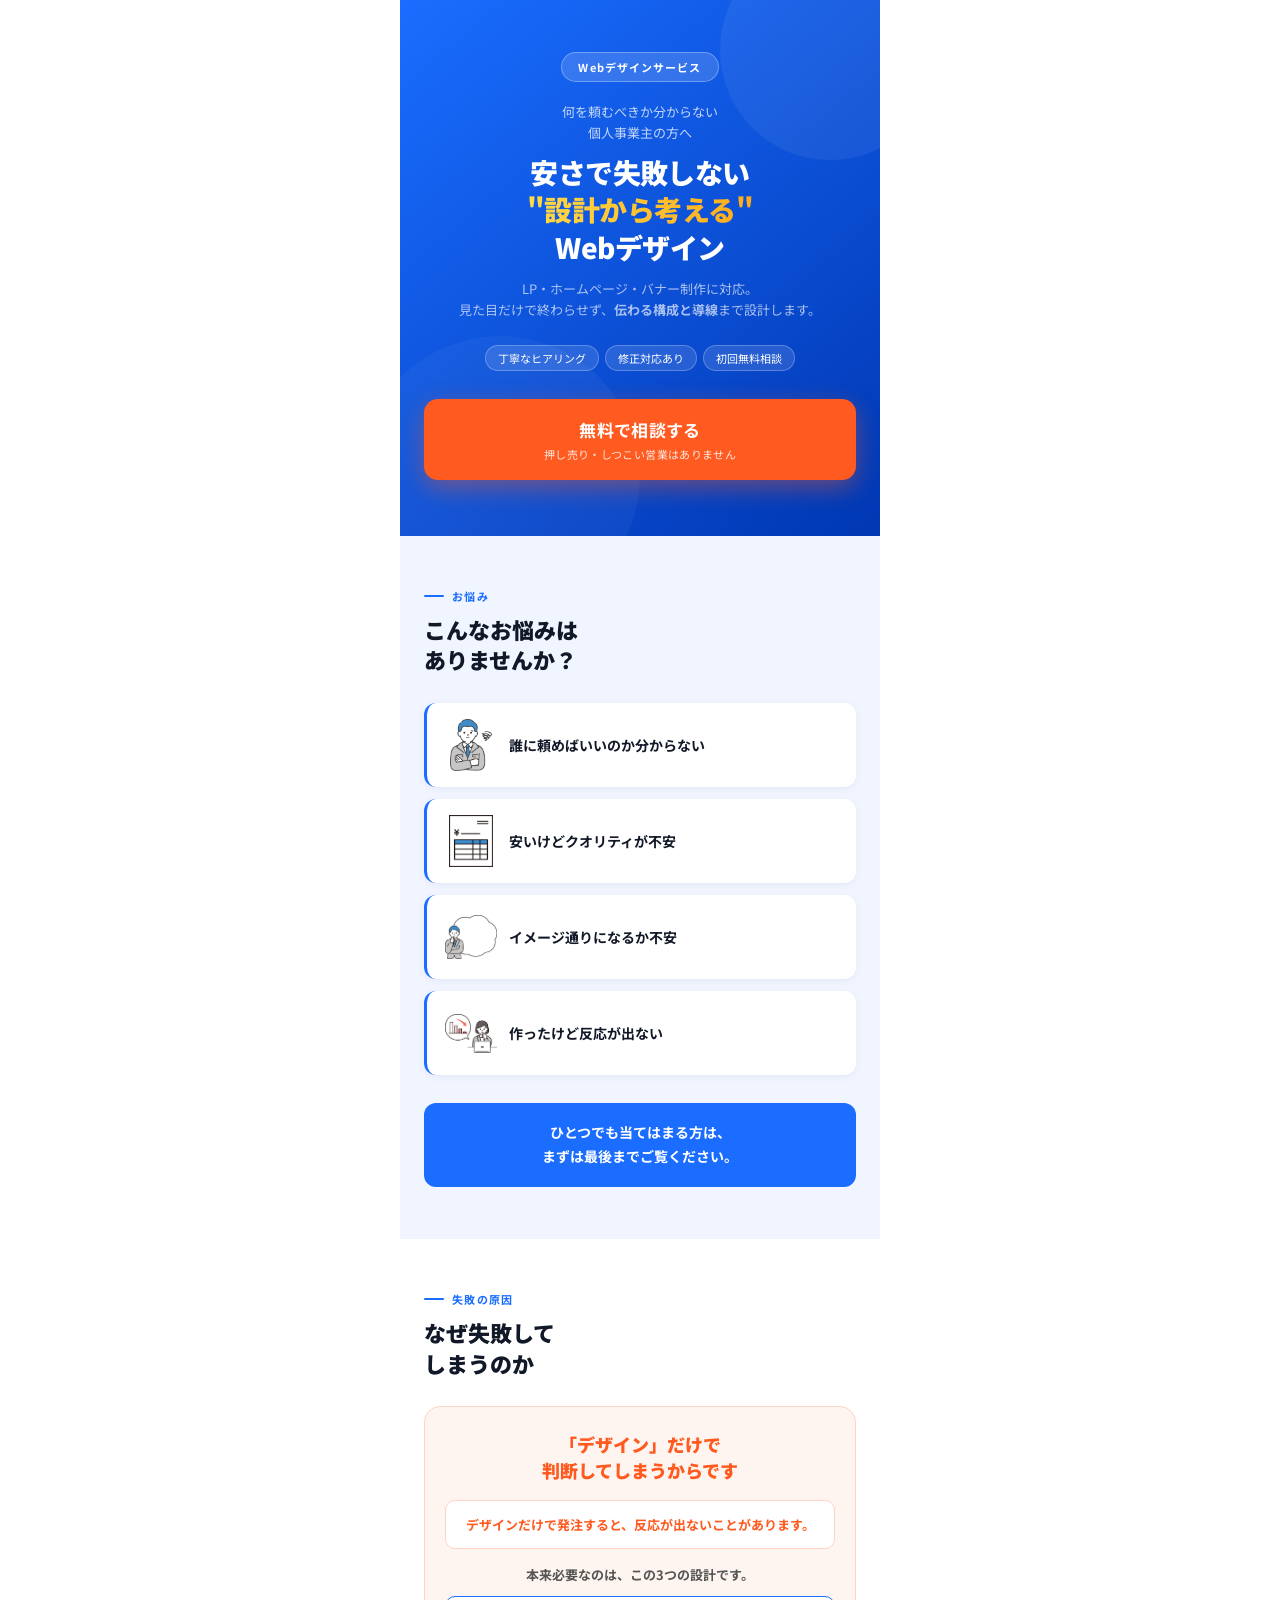
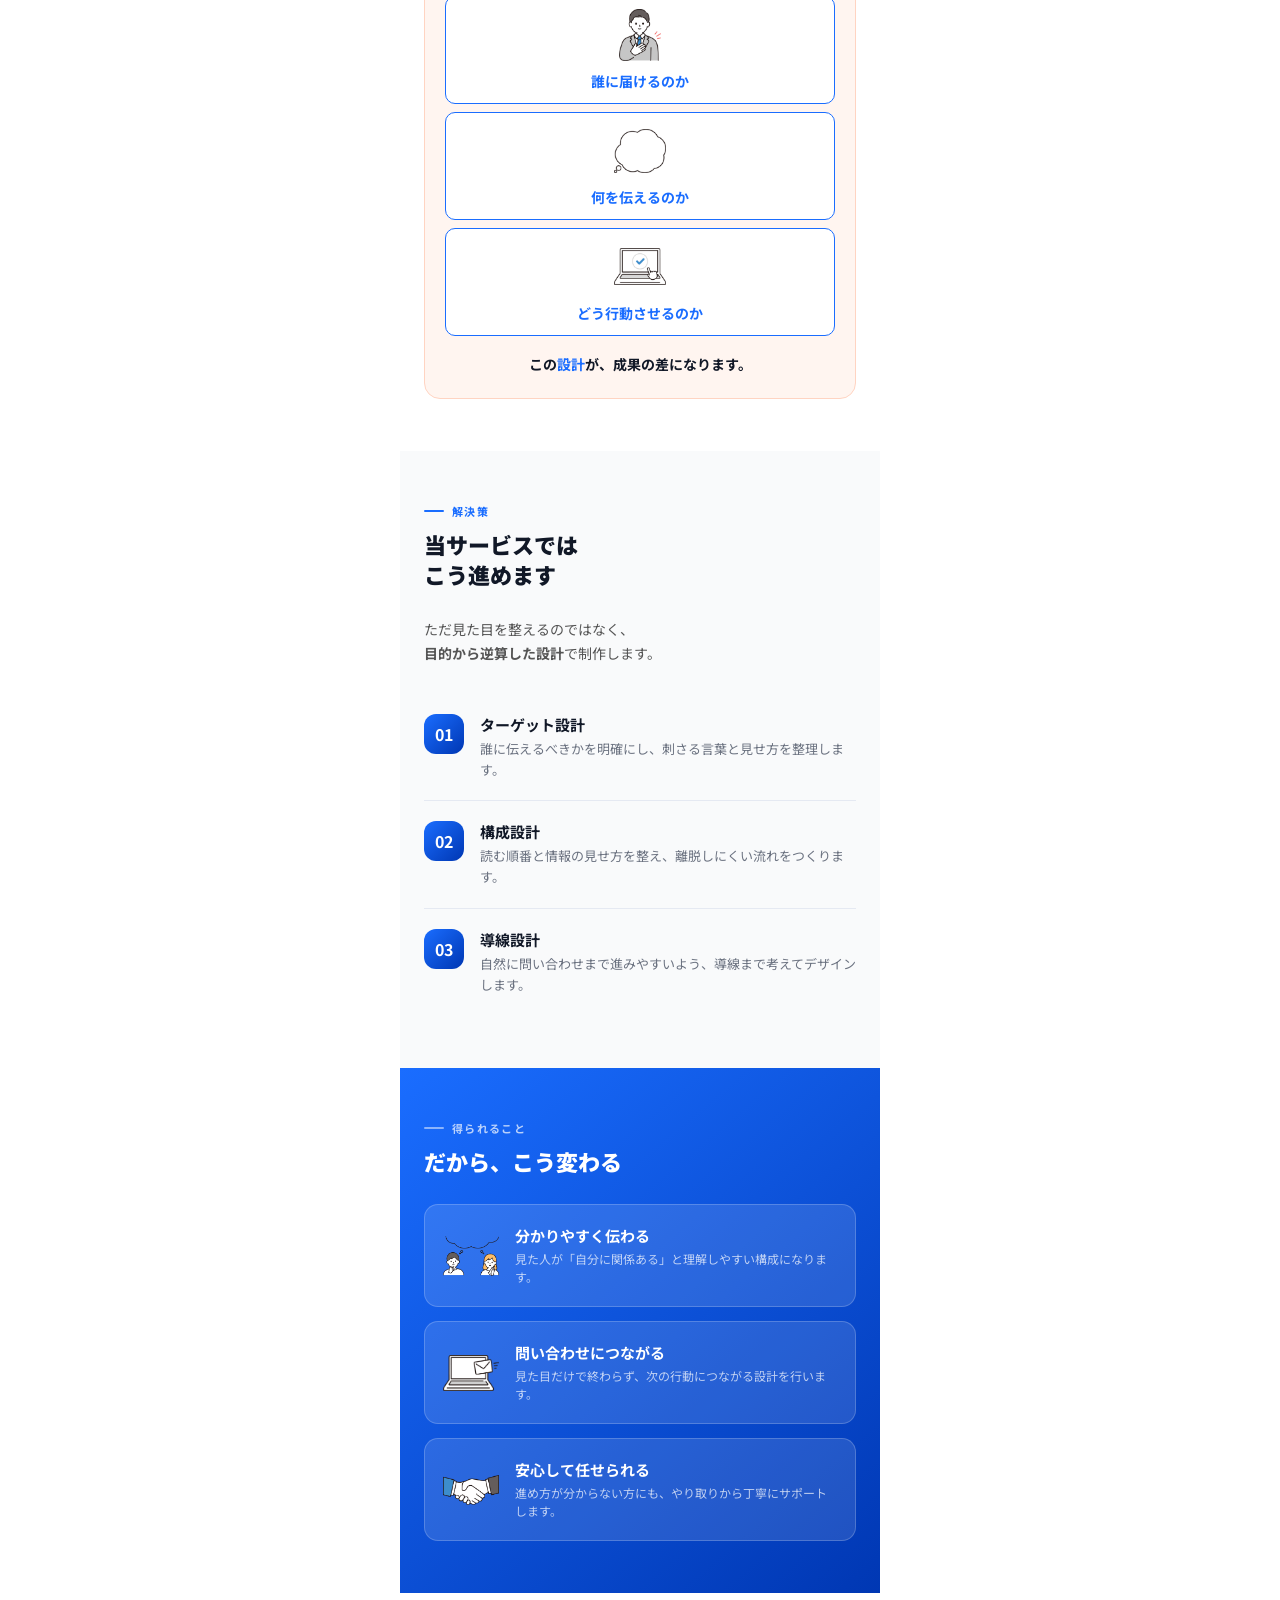
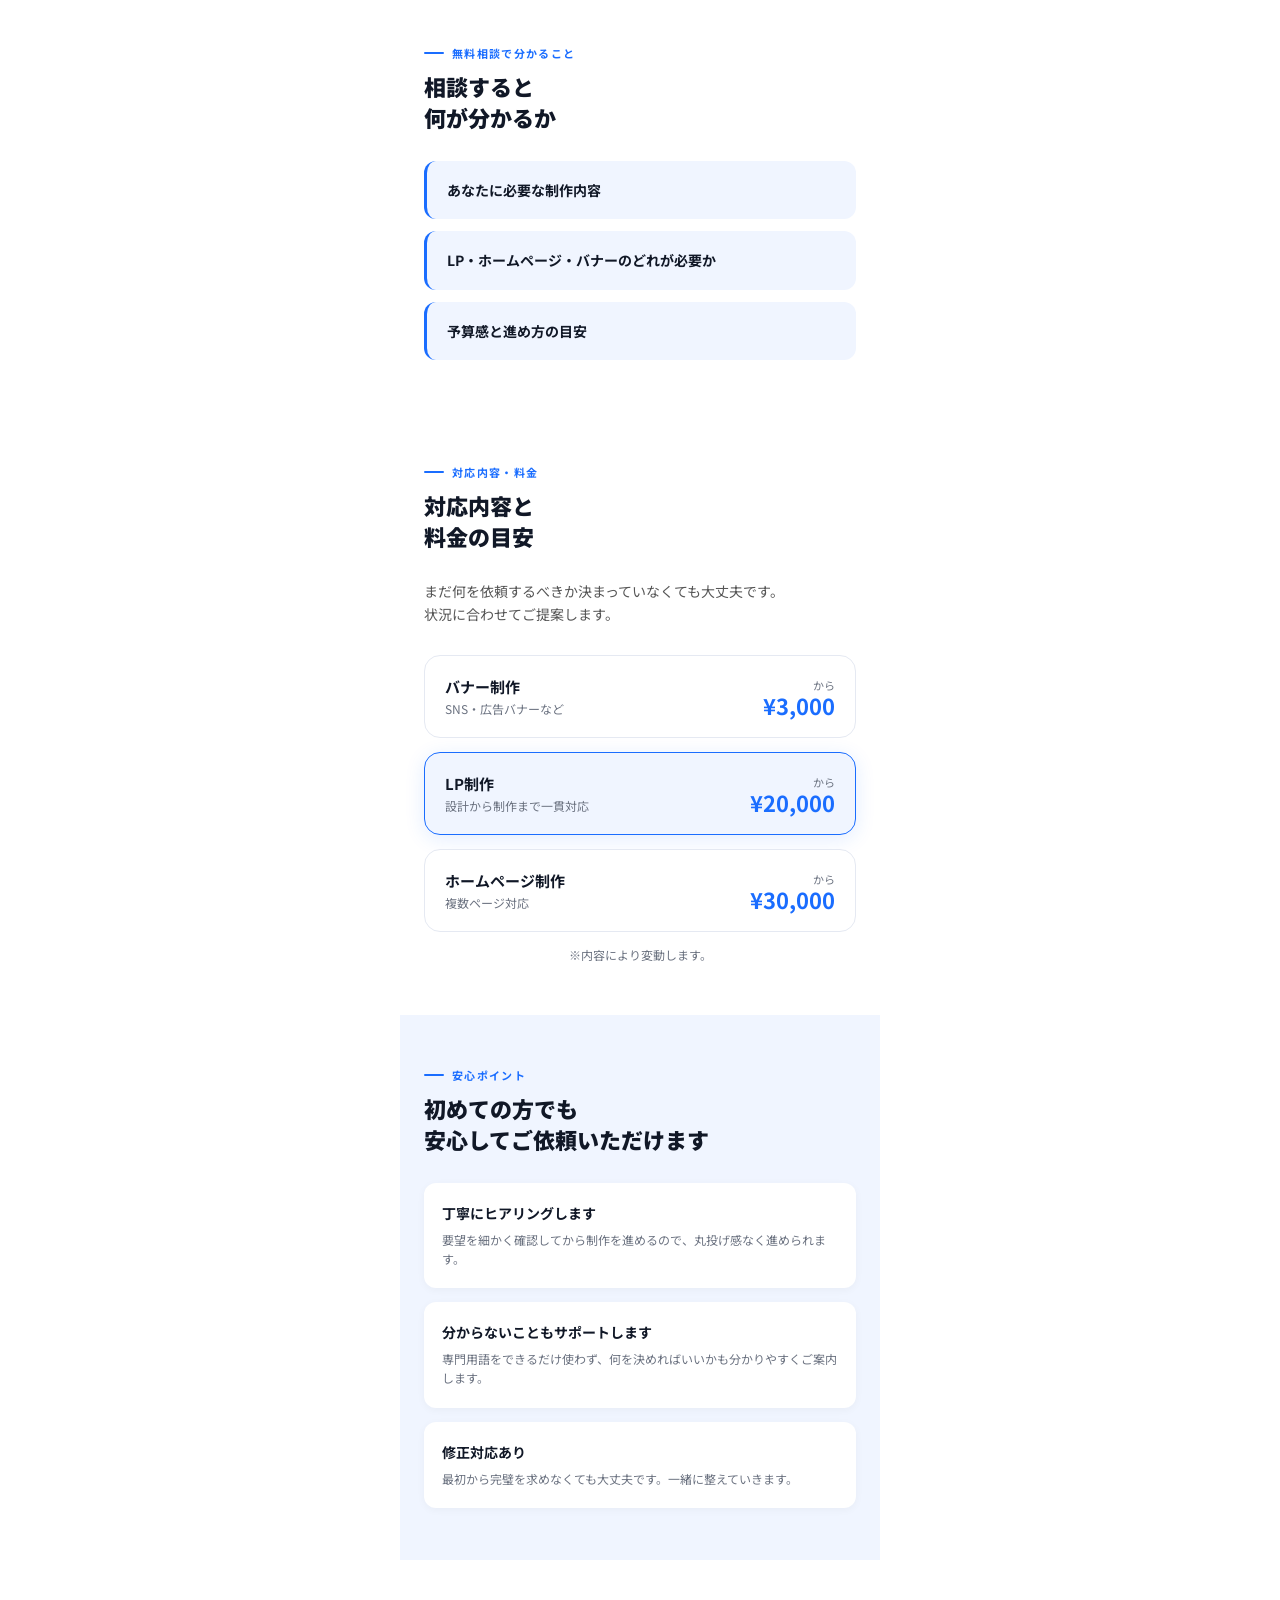
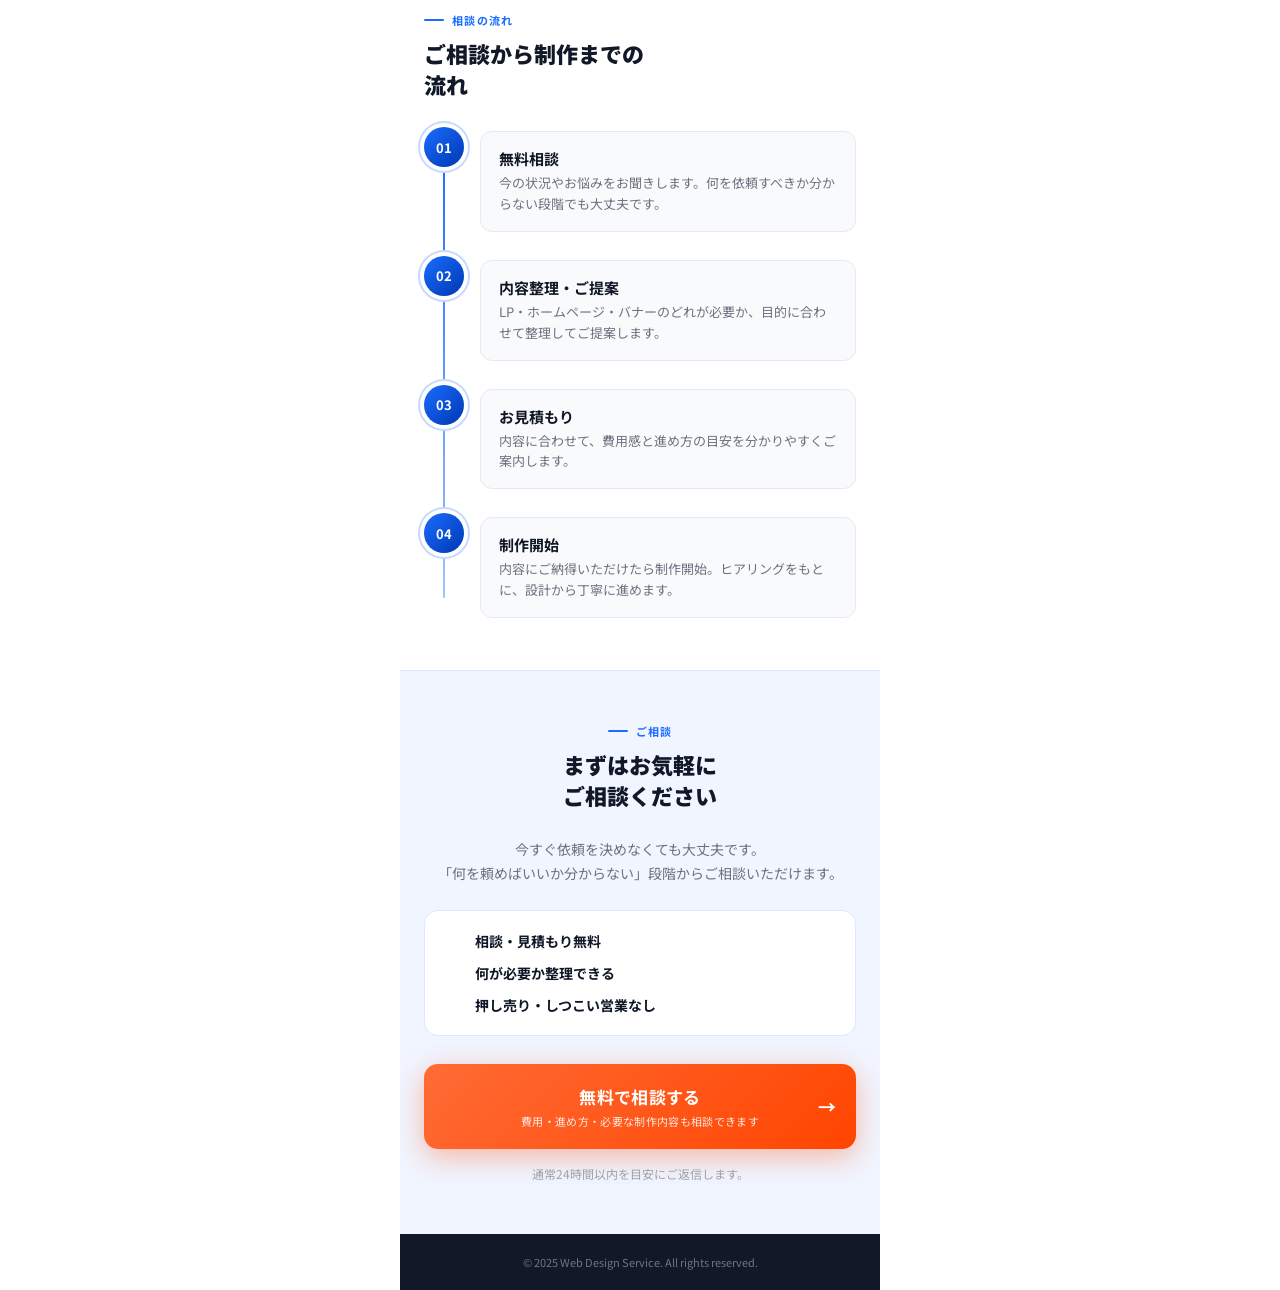
<file: index.html>
<!DOCTYPE html>
<html lang="ja">
<head>
  <meta charset="UTF-8">
  <meta name="viewport" content="width=device-width, initial-scale=1.0">
  <title>LP・ホームページ・バナー制作｜何を頼むべきか分からない個人事業主の方へ</title>
  <meta name="description" content="LP・ホームページ・バナー制作を、設計から丁寧に対応。何を頼むべきか分からない個人事業主の方へ。相談・見積もり無料。">
  <link href="https://fonts.googleapis.com/css2?family=Noto+Sans+JP:wght@400;500;700;900&display=swap" rel="stylesheet">
  <link rel="stylesheet" href="style.css">
</head>
<body>

  <div class="lp-container">

    <!-- HERO -->
    <section class="hero">
      <div class="hero-bg-noise"></div>
      <div class="hero-circle hero-circle-right"></div>
      <div class="hero-circle hero-circle-left"></div>

      <div class="hero-inner">
        <p class="hero-badge reveal">Webデザインサービス</p>

        <p class="hero-lead reveal delay-1">
          何を頼むべきか分からない<br>
          個人事業主の方へ
        </p>

        <h1 class="hero-title reveal delay-2">
          安さで失敗しない<br>
          <span>"設計から考える"</span><br>
          Webデザイン
        </h1>

        <p class="hero-sub reveal delay-3">
          LP・ホームページ・バナー制作に対応。<br>
          見た目だけで終わらせず、<strong>伝わる構成と導線</strong>まで設計します。
        </p>

        <div class="hero-tags reveal delay-3">
          <span>丁寧なヒアリング</span>
          <span>修正対応あり</span>
          <span>初回無料相談</span>
        </div>

        <a
          href="https://line.me/R/ti/p/@240asefk?ts=04011001&oat_content=url"
          class="hero-btn reveal delay-3"
          target="_blank"
          rel="noopener noreferrer"
        >
          無料で相談する
          <span>押し売り・しつこい営業はありません</span>
        </a>
      </div>
    </section>

    <!-- PROBLEM -->
    <section class="section blue-soft">
      <div class="section-label reveal">
        <span></span>お悩み
      </div>

      <h2 class="section-title reveal">
        こんなお悩みは<br>
        ありませんか？
      </h2>

      <div class="problem-list">
        <div class="problem-card reveal delay-1">
          <div class="problem-icon">
            <img src="20953_color.jpg" alt="誰に頼めばいいのか分からないイラスト">
          </div>
          <p>誰に頼めばいいのか分からない</p>
        </div>

        <div class="problem-card reveal delay-2">
          <div class="problem-icon">
            <img src="18139_color.jpg" alt="安いけどクオリティが不安なイラスト">
          </div>
          <p>安いけどクオリティが不安</p>
        </div>

        <div class="problem-card reveal delay-3">
          <div class="problem-icon">
            <img src="27232_color.jpg" alt="イメージ通りになるか不安なイラスト">
          </div>
          <p>イメージ通りになるか不安</p>
        </div>

        <div class="problem-card reveal delay-3">
          <div class="problem-icon">
            <img src="16953_color.jpg" alt="作ったけど反応が出ないイラスト">
          </div>
          <p>作ったけど反応が出ない</p>
        </div>
      </div>

      <div class="problem-note reveal delay-3">
        ひとつでも当てはまる方は、<br>
        まずは最後までご覧ください。
      </div>
    </section>

    <!-- WHY -->
    <section class="section white">
      <div class="section-label reveal">
        <span></span>失敗の原因
      </div>

      <h2 class="section-title reveal">
        なぜ失敗して<br>
        しまうのか
      </h2>

      <div class="why-box reveal delay-1">
        <p class="why-main">
          「デザイン」だけで<br>
          判断してしまうからです
        </p>

        <div class="why-ng">
          <p>デザインだけで発注すると、反応が出ないことがあります。</p>
        </div>

        <p class="why-sub">本来必要なのは、この3つの設計です。</p>

        <div class="why-points">
          <div class="why-point-item">
            <img src="26433_color.jpg" alt="誰に届けるのかのイラスト">
            <span>誰に届けるのか</span>
          </div>

          <div class="why-point-item">
            <img src="27113_color.jpg" alt="何を伝えるのかのイラスト">
            <span>何を伝えるのか</span>
          </div>

          <div class="why-point-item">
            <img src="15349_color.jpg" alt="どう行動させるのかのイラスト">
            <span>どう行動させるのか</span>
          </div>
        </div>

        <p class="why-end">
          この<span>設計</span>が、成果の差になります。
        </p>
      </div>
    </section>

    <!-- SOLUTION -->
    <section class="section light-gray">
      <div class="section-label reveal">
        <span></span>解決策
      </div>

      <h2 class="section-title reveal">
        当サービスでは<br>
        こう進めます
      </h2>

      <p class="section-text reveal delay-1">
        ただ見た目を整えるのではなく、<br>
        <strong>目的から逆算した設計</strong>で制作します。
      </p>

      <div class="solution-list">
        <div class="solution-item reveal delay-1">
          <div class="solution-num">01</div>
          <div class="solution-body">
            <p class="solution-title">ターゲット設計</p>
            <p class="solution-desc">誰に伝えるべきかを明確にし、刺さる言葉と見せ方を整理します。</p>
          </div>
        </div>

        <div class="solution-item reveal delay-2">
          <div class="solution-num">02</div>
          <div class="solution-body">
            <p class="solution-title">構成設計</p>
            <p class="solution-desc">読む順番と情報の見せ方を整え、離脱しにくい流れをつくります。</p>
          </div>
        </div>

        <div class="solution-item reveal delay-3">
          <div class="solution-num">03</div>
          <div class="solution-body">
            <p class="solution-title">導線設計</p>
            <p class="solution-desc">自然に問い合わせまで進みやすいよう、導線まで考えてデザインします。</p>
          </div>
        </div>
      </div>
    </section>

    <!-- BENEFIT -->
    <section class="section benefit-section">
      <div class="section-label white-label reveal">
        <span></span>得られること
      </div>

      <h2 class="section-title white-title reveal">
        だから、こう変わる
      </h2>

      <div class="benefit-list">
        <div class="benefit-card reveal delay-1">
          <div class="benefit-emoji">
            <img src="27220_color.jpg" alt="分かりやすく伝わるイラスト">
          </div>
          <div>
            <p class="benefit-card-title">分かりやすく伝わる</p>
            <p class="benefit-card-desc">見た人が「自分に関係ある」と理解しやすい構成になります。</p>
          </div>
        </div>

        <div class="benefit-card reveal delay-2">
          <div class="benefit-emoji">
            <img src="11213_color.jpg" alt="問い合わせにつながるイラスト">
          </div>
          <div>
            <p class="benefit-card-title">問い合わせにつながる</p>
            <p class="benefit-card-desc">見た目だけで終わらず、次の行動につながる設計を行います。</p>
          </div>
        </div>

        <div class="benefit-card reveal delay-3">
          <div class="benefit-emoji">
            <img src="7685_color.jpg" alt="安心して任せられるイラスト">
          </div>
          <div>
            <p class="benefit-card-title">安心して任せられる</p>
            <p class="benefit-card-desc">進め方が分からない方にも、やり取りから丁寧にサポートします。</p>
          </div>
        </div>
      </div>
    </section>

    <!-- CONSULT -->
    <section class="section white">
      <div class="section-label reveal">
        <span></span>無料相談で分かること
      </div>

      <h2 class="section-title reveal">
        相談すると<br>
        何が分かるか
      </h2>

      <div class="consult-list">
        <div class="consult-card reveal delay-1">
          <p>あなたに必要な制作内容</p>
        </div>

        <div class="consult-card reveal delay-2">
          <p>LP・ホームページ・バナーのどれが必要か</p>
        </div>

        <div class="consult-card reveal delay-3">
          <p>予算感と進め方の目安</p>
        </div>
      </div>
    </section>

    <!-- PRICING -->
    <section class="section white pricing-section">
      <div class="section-label reveal">
        <span></span>対応内容・料金
      </div>

      <h2 class="section-title reveal">
        対応内容と<br>
        料金の目安
      </h2>

      <p class="section-text reveal delay-1">
        まだ何を依頼するべきか決まっていなくても大丈夫です。<br>
        状況に合わせてご提案します。
      </p>

      <div class="pricing-list">
        <div class="pricing-card reveal delay-1">
          <div>
            <p class="pricing-name">バナー制作</p>
            <p class="pricing-desc">SNS・広告バナーなど</p>
          </div>
          <div class="pricing-price-wrap">
            <p class="pricing-small">から</p>
            <p class="pricing-price">¥3,000</p>
          </div>
        </div>

        <div class="pricing-card featured reveal delay-2">
          <div>
            <p class="pricing-name">LP制作</p>
            <p class="pricing-desc">設計から制作まで一貫対応</p>
          </div>
          <div class="pricing-price-wrap">
            <p class="pricing-small">から</p>
            <p class="pricing-price">¥20,000</p>
          </div>
        </div>

        <div class="pricing-card reveal delay-3">
          <div>
            <p class="pricing-name">ホームページ制作</p>
            <p class="pricing-desc">複数ページ対応</p>
          </div>
          <div class="pricing-price-wrap">
            <p class="pricing-small">から</p>
            <p class="pricing-price">¥30,000</p>
          </div>
        </div>
      </div>

      <p class="pricing-note">※内容により変動します。</p>
    </section>

    <!-- TRUST -->
    <section class="section blue-soft">
      <div class="section-label reveal">
        <span></span>安心ポイント
      </div>

      <h2 class="section-title reveal">
        初めての方でも<br>
        安心してご依頼いただけます
      </h2>

      <div class="trust-list">
        <div class="trust-card reveal delay-1">
          <p class="trust-title">丁寧にヒアリングします</p>
          <p class="trust-desc">要望を細かく確認してから制作を進めるので、丸投げ感なく進められます。</p>
        </div>

        <div class="trust-card reveal delay-2">
          <p class="trust-title">分からないこともサポートします</p>
          <p class="trust-desc">専門用語をできるだけ使わず、何を決めればいいかも分かりやすくご案内します。</p>
        </div>

        <div class="trust-card reveal delay-3">
          <p class="trust-title">修正対応あり</p>
          <p class="trust-desc">最初から完璧を求めなくても大丈夫です。一緒に整えていきます。</p>
        </div>
      </div>
    </section>

    <!-- FLOW -->
    <section class="section white">
      <div class="section-label reveal">
        <span></span>相談の流れ
      </div>

      <h2 class="section-title reveal">
        ご相談から制作までの<br>
        流れ
      </h2>

      <div class="flow-list">
        <div class="flow-item reveal delay-1">
          <div class="flow-num">01</div>
          <div class="flow-body">
            <p class="flow-title">無料相談</p>
            <p class="flow-desc">今の状況やお悩みをお聞きします。何を依頼すべきか分からない段階でも大丈夫です。</p>
          </div>
        </div>

        <div class="flow-item reveal delay-2">
          <div class="flow-num">02</div>
          <div class="flow-body">
            <p class="flow-title">内容整理・ご提案</p>
            <p class="flow-desc">LP・ホームページ・バナーのどれが必要か、目的に合わせて整理してご提案します。</p>
          </div>
        </div>

        <div class="flow-item reveal delay-3">
          <div class="flow-num">03</div>
          <div class="flow-body">
            <p class="flow-title">お見積もり</p>
            <p class="flow-desc">内容に合わせて、費用感と進め方の目安を分かりやすくご案内します。</p>
          </div>
        </div>

        <div class="flow-item reveal delay-3">
          <div class="flow-num">04</div>
          <div class="flow-body">
            <p class="flow-title">制作開始</p>
            <p class="flow-desc">内容にご納得いただけたら制作開始。ヒアリングをもとに、設計から丁寧に進めます。</p>
          </div>
        </div>
      </div>
    </section>

    <!-- CTA -->
    <section id="contact" class="section final-cta">
      <div class="section-label center-label reveal">
        <span></span>ご相談
      </div>

      <h2 class="section-title center-title reveal">
        まずはお気軽に<br>
        ご相談ください
      </h2>

      <p class="final-text reveal delay-1">
        今すぐ依頼を決めなくても大丈夫です。<br>
        「何を頼めばいいか分からない」段階からご相談いただけます。
      </p>

      <div class="cta-support reveal delay-2">
        <div class="cta-support-item">相談・見積もり無料</div>
        <div class="cta-support-item">何が必要か整理できる</div>
        <div class="cta-support-item">押し売り・しつこい営業なし</div>
      </div>

      <a
        href="https://line.me/R/ti/p/@240asefk?ts=04011001&oat_content=url"
        class="final-btn reveal delay-3"
        target="_blank"
        rel="noopener noreferrer"
      >
        無料で相談する
        <span>費用・進め方・必要な制作内容も相談できます</span>
      </a>

      <p class="final-note reveal delay-3">
        通常24時間以内を目安にご返信します。
      </p>
    </section>

    <footer class="footer">
      © 2025 Web Design Service. All rights reserved.
    </footer>

  </div>

  <script>
    const observer = new IntersectionObserver((entries) => {
      entries.forEach((entry) => {
        if (entry.isIntersecting) {
          entry.target.classList.add('on');
        }
      });
    }, { threshold: 0.15 });

    document.querySelectorAll('.reveal').forEach((el) => {
      observer.observe(el);
    });
  </script>

</body>
</html>
</file>
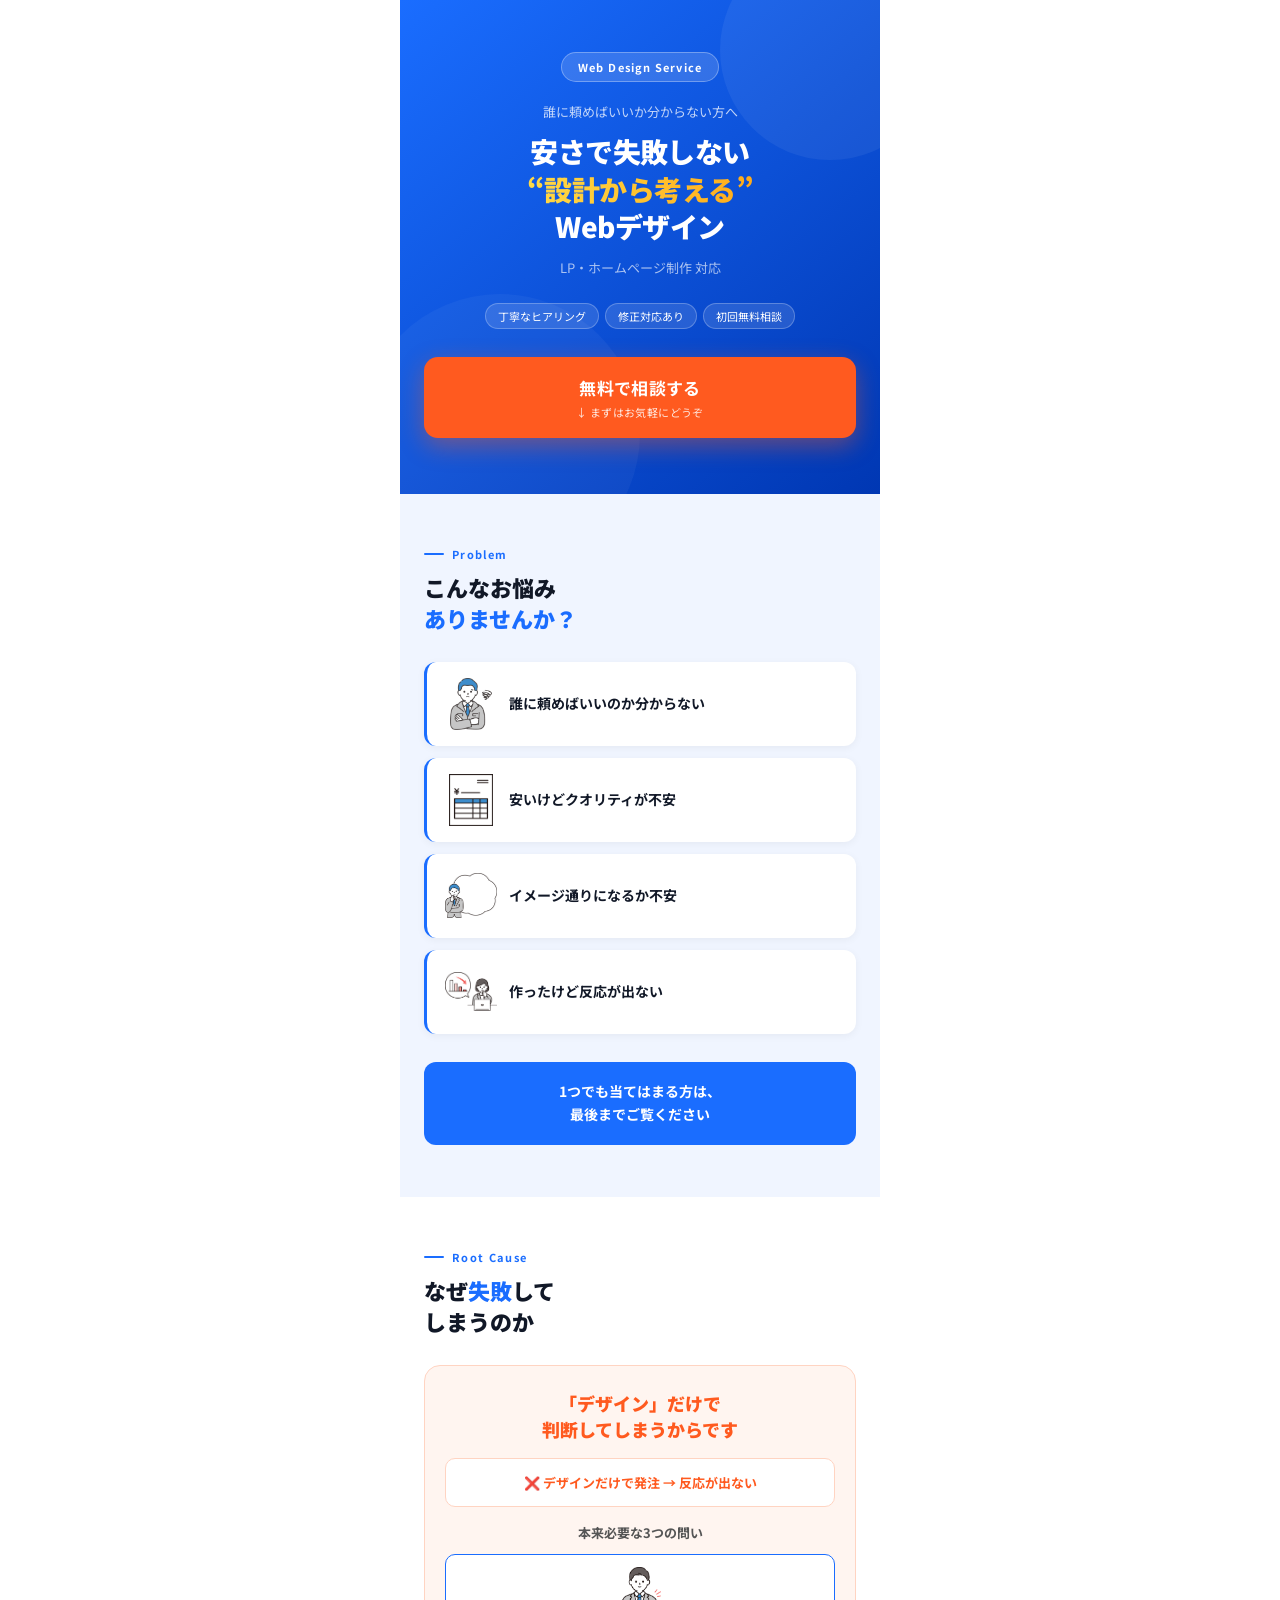
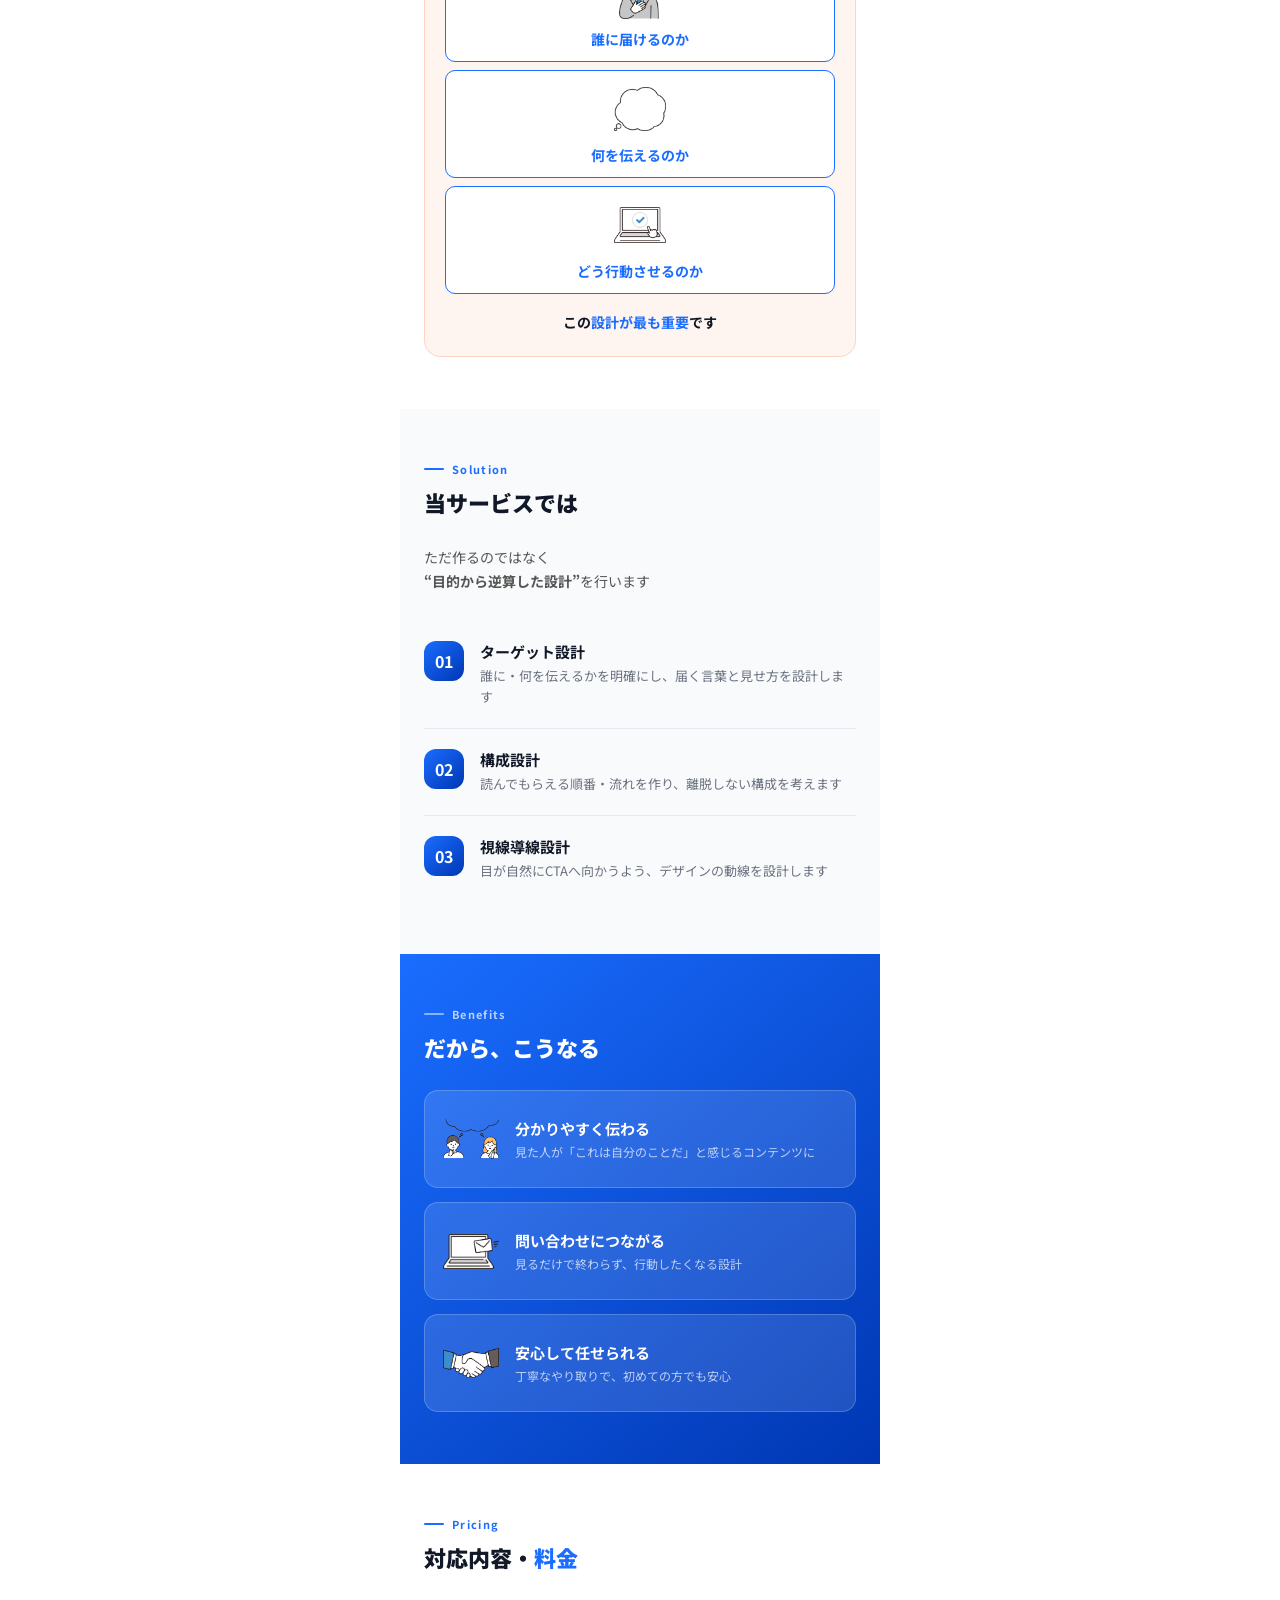
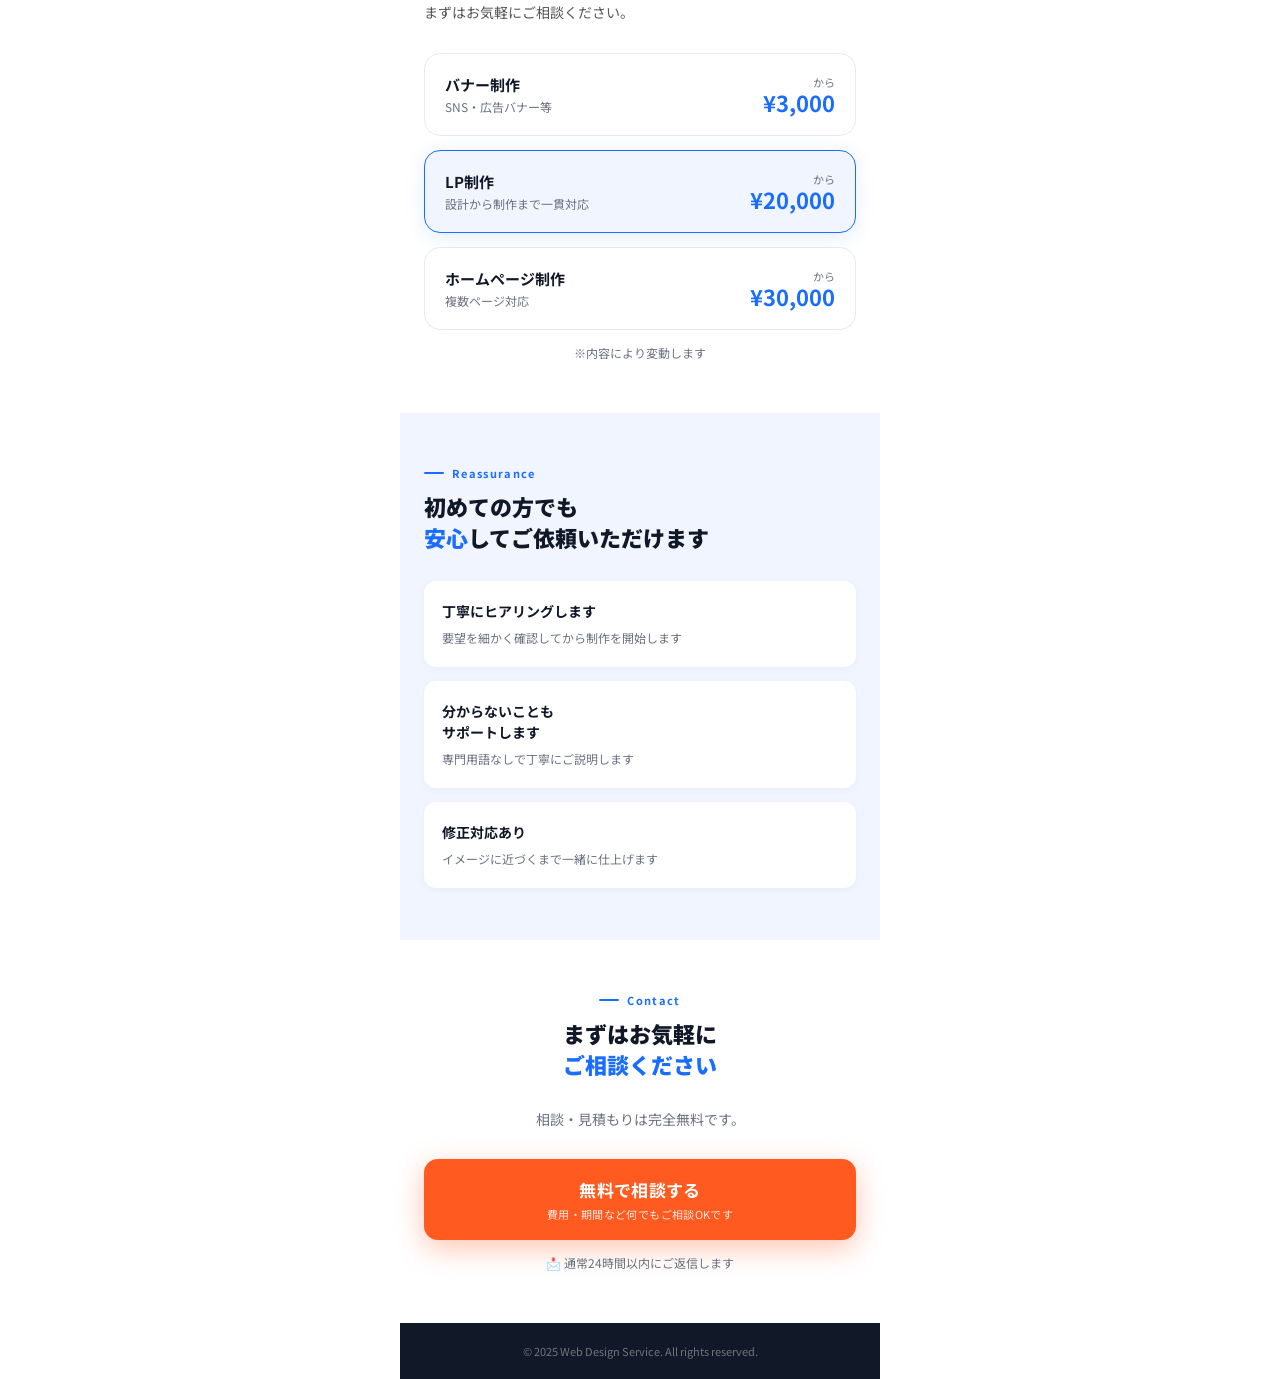
<file: maedawebcreateLP/index.html>
<!DOCTYPE html>
<html lang="ja">
<head>
  <meta charset="UTF-8">
  <meta name="viewport" content="width=device-width, initial-scale=1.0">
  <title>WebデザインLP</title>
  <link href="https://fonts.googleapis.com/css2?family=Noto+Sans+JP:wght@300;400;700;900&display=swap" rel="stylesheet">
  <link rel="stylesheet" href="style.css">
</head>
<body>

  <div class="lp-container">

    <!-- ① HERO -->
    <section class="hero">
      <div class="hero-circle hero-circle-right"></div>
      <div class="hero-circle hero-circle-left"></div>

      <div class="hero-inner">
        <div class="hero-badge reveal">Web Design Service</div>

        <p class="hero-lead reveal delay-1">誰に頼めばいいか分からない方へ</p>

        <h1 class="hero-title reveal delay-2">
          安さで失敗しない<br>
          <span>“設計から考える”</span><br>
          Webデザイン
        </h1>

        <p class="hero-sub reveal delay-3">LP・ホームページ制作 対応</p>

        <div class="hero-tags reveal delay-3">
          <span>丁寧なヒアリング</span>
          <span>修正対応あり</span>
          <span>初回無料相談</span>
        </div>

        <a
          href="https://line.me/R/ti/p/@240asefk?ts=04011001&oat_content=url"
          class="hero-btn reveal delay-3"
          target="_blank"
          rel="noopener noreferrer"
        >
          無料で相談する
          <span>↓ まずはお気軽にどうぞ</span>
        </a>
      </div>
    </section>

    <!-- ② PROBLEM -->
    <section class="section blue-soft">
      <div class="section-label reveal">
        <span></span>Problem
      </div>

      <h2 class="section-title reveal">
        こんなお悩み<br>
        <span>ありませんか？</span>
      </h2>

      <div class="problem-list">
        <div class="problem-card reveal delay-1">
          <div class="problem-icon">
            <img src="images/20953_color.jpg" alt="悩んでいる人物のイラスト">
          </div>
          <p>誰に頼めばいいのか分からない</p>
        </div>

        <div class="problem-card reveal delay-2">
          <div class="problem-icon">
            <img src="images/18139_color.jpg" alt="費用を気にしているイラスト">
          </div>
          <p>安いけどクオリティが不安</p>
        </div>

        <div class="problem-card reveal delay-3">
          <div class="problem-icon">
            <img src="images/27232_color.jpg" alt="デザインのイメージに悩むイラスト">
          </div>
          <p>イメージ通りになるか不安</p>
        </div>

        <div class="problem-card reveal delay-3">
          <div class="problem-icon">
            <img src="images/16953_color.jpg" alt="成果が出ず困っているイラスト">
          </div>
          <p>作ったけど反応が出ない</p>
        </div>
      </div>

      <div class="problem-note reveal delay-3">
        1つでも当てはまる方は、<br>最後までご覧ください
      </div>
    </section>

    <!-- ③ WHY -->
    <section class="section white">
      <div class="section-label reveal">
        <span></span>Root Cause
      </div>

      <h2 class="section-title reveal">
        なぜ<span>失敗</span>して<br>しまうのか
      </h2>

      <div class="why-box reveal delay-1">
        <p class="why-main">「デザイン」だけで<br>判断してしまうからです</p>

        <div class="why-ng">
          <p>❌ デザインだけで発注 → 反応が出ない</p>
        </div>

        <p class="why-sub">本来必要な3つの問い</p>

        <div class="why-points">
          <div class="why-point-item">
            <img src="images/26433_color.jpg" alt="誰に届けるのかのイラスト">
            <span>誰に届けるのか</span>
          </div>
          <div class="why-point-item">
            <img src="images/27113_color.jpg" alt="何を伝えるのかのイラスト">
            <span>何を伝えるのか</span>
          </div>
          <div class="why-point-item">
            <img src="images/15349_color.jpg" alt="どう行動させるのかのイラスト">
            <span>どう行動させるのか</span>
          </div>
        </div>

        <p class="why-end">この<span>設計が最も重要</span>です</p>
      </div>
    </section>

    <!-- ④ SOLUTION -->
    <section class="section light-gray">
      <div class="section-label reveal">
        <span></span>Solution
      </div>

      <h2 class="section-title reveal">当サービスでは</h2>
      <p class="section-text reveal delay-1">
        ただ作るのではなく<br>
        <strong>“目的から逆算した設計”</strong>を行います
      </p>

      <div class="solution-list">
        <div class="solution-item reveal delay-1">
          <div class="solution-num">01</div>
          <div class="solution-body">
            <p class="solution-title">ターゲット設計</p>
            <p class="solution-desc">誰に・何を伝えるかを明確にし、届く言葉と見せ方を設計します</p>
          </div>
        </div>

        <div class="solution-item reveal delay-2">
          <div class="solution-num">02</div>
          <div class="solution-body">
            <p class="solution-title">構成設計</p>
            <p class="solution-desc">読んでもらえる順番・流れを作り、離脱しない構成を考えます</p>
          </div>
        </div>

        <div class="solution-item reveal delay-3">
          <div class="solution-num">03</div>
          <div class="solution-body">
            <p class="solution-title">視線導線設計</p>
            <p class="solution-desc">目が自然にCTAへ向かうよう、デザインの動線を設計します</p>
          </div>
        </div>
      </div>
    </section>

    <!-- ⑤ BENEFIT -->
    <section class="section benefit-section">
      <div class="section-label white-label reveal">
        <span></span>Benefits
      </div>

      <h2 class="section-title white-title reveal">だから、こうなる</h2>

      <div class="benefit-list">
        <div class="benefit-card reveal delay-1">
          <div class="benefit-emoji">
            <img src="images/27220_color.jpg" alt="伝わるイメージのイラスト">
          </div>
          <div>
            <p class="benefit-card-title">分かりやすく伝わる</p>
            <p class="benefit-card-desc">見た人が「これは自分のことだ」と感じるコンテンツに</p>
          </div>
        </div>

        <div class="benefit-card reveal delay-2">
          <div class="benefit-emoji">
            <img src="images/11213_color.jpg" alt="問い合わせにつながるイラスト">
          </div>
          <div>
            <p class="benefit-card-title">問い合わせにつながる</p>
            <p class="benefit-card-desc">見るだけで終わらず、行動したくなる設計</p>
          </div>
        </div>

        <div class="benefit-card reveal delay-3">
          <div class="benefit-emoji">
            <img src="images/7685_color.jpg" alt="安心して任せられるイラスト">
          </div>
          <div>
            <p class="benefit-card-title">安心して任せられる</p>
            <p class="benefit-card-desc">丁寧なやり取りで、初めての方でも安心</p>
          </div>
        </div>
      </div>
    </section>

    <!-- ⑥ PRICING -->
    <section class="section white">
      <div class="section-label reveal">
        <span></span>Pricing
      </div>

      <h2 class="section-title reveal">
        対応内容・<span>料金</span>
      </h2>

      <p class="section-text reveal delay-1">まずはお気軽にご相談ください。</p>

      <div class="pricing-list">
        <div class="pricing-card reveal delay-1">
          <div>
            <p class="pricing-name">バナー制作</p>
            <p class="pricing-desc">SNS・広告バナー等</p>
          </div>
          <div class="pricing-price-wrap">
            <p class="pricing-small">から</p>
            <p class="pricing-price">¥3,000</p>
          </div>
        </div>

        <div class="pricing-card featured reveal delay-2">
          <div>
            <p class="pricing-name">LP制作</p>
            <p class="pricing-desc">設計から制作まで一貫対応</p>
          </div>
          <div class="pricing-price-wrap">
            <p class="pricing-small">から</p>
            <p class="pricing-price">¥20,000</p>
          </div>
        </div>

        <div class="pricing-card reveal delay-3">
          <div>
            <p class="pricing-name">ホームページ制作</p>
            <p class="pricing-desc">複数ページ対応</p>
          </div>
          <div class="pricing-price-wrap">
            <p class="pricing-small">から</p>
            <p class="pricing-price">¥30,000</p>
          </div>
        </div>
      </div>

      <p class="pricing-note">※内容により変動します</p>
    </section>

    <!-- ⑦ TRUST -->
    <section class="section blue-soft">
      <div class="section-label reveal">
        <span></span>Reassurance
      </div>

      <h2 class="section-title reveal">
        初めての方でも<br><span>安心</span>してご依頼いただけます
      </h2>

      <div class="trust-list">
        <div class="trust-card reveal delay-1">
          <div>
            <p class="trust-title">丁寧にヒアリングします</p>
            <p class="trust-desc">要望を細かく確認してから制作を開始します</p>
          </div>
        </div>

        <div class="trust-card reveal delay-2">
          <div>
            <p class="trust-title">分からないことも<br>サポートします</p>
            <p class="trust-desc">専門用語なしで丁寧にご説明します</p>
          </div>
        </div>

        <div class="trust-card reveal delay-3">
          <div>
            <p class="trust-title">修正対応あり</p>
            <p class="trust-desc">イメージに近づくまで一緒に仕上げます</p>
          </div>
        </div>
      </div>
    </section>

    <!-- ⑧ FINAL CTA -->
    <section id="contact" class="section final-cta">
      <div class="section-label center-label reveal">
        <span></span>Contact
      </div>

      <h2 class="section-title center-title reveal">
        まずはお気軽に<br><span>ご相談ください</span>
      </h2>

      <p class="final-text reveal delay-1">相談・見積もりは完全無料です。</p>

      <a
        href="https://line.me/R/ti/p/@240asefk?ts=04011001&oat_content=url"
        class="final-btn reveal delay-2"
        target="_blank"
        rel="noopener noreferrer"
      >
        無料で相談する
        <span>費用・期間など何でもご相談OKです</span>
      </a>

      <p class="final-note reveal delay-3">📩 通常24時間以内にご返信します</p>
    </section>

    <footer class="footer">
      © 2025 Web Design Service. All rights reserved.
    </footer>

  </div>

  <script>
    const observer = new IntersectionObserver((entries) => {
      entries.forEach((entry) => {
        if (entry.isIntersecting) {
          entry.target.classList.add('on');
        }
      });
    }, { threshold: 0.15 });

    document.querySelectorAll('.reveal').forEach((el) => {
      observer.observe(el);
    });
  </script>

</body>
</html>
</file>
<file: style.css>
*,
*::before,
*::after {
  box-sizing: border-box;
  margin: 0;
  padding: 0;
}

body {
  font-family: 'Noto Sans JP', 'Hiragino Sans', sans-serif;
  color: #111827;
  background: #ffffff;
}

.lp-container {
  max-width: 480px;
  margin: 0 auto;
  background: #ffffff;
}

/* ─── fade in ─── */
.reveal {
  opacity: 0;
  transform: translateY(24px);
  transition: opacity 0.55s ease, transform 0.55s ease;
}
.reveal.on {
  opacity: 1;
  transform: translateY(0);
}
.delay-1 { transition-delay: 80ms; }
.delay-2 { transition-delay: 160ms; }
.delay-3 { transition-delay: 240ms; }

/* ─── common ─── */
.section {
  padding: 52px 24px;
}
.white      { background: #ffffff; }
.blue-soft  { background: #f0f5ff; }
.light-gray { background: #f9fafb; }

.section-label {
  font-size: 11px;
  font-weight: 700;
  letter-spacing: 0.12em;
  color: #1a6dff;
  margin-bottom: 10px;
  display: flex;
  align-items: center;
  gap: 8px;
}
.section-label span {
  display: block;
  width: 20px;
  height: 2px;
  background: #1a6dff;
  border-radius: 2px;
}
.white-label        { color: rgba(255, 255, 255, 0.7); }
.white-label span   { background: rgba(255, 255, 255, 0.5); }
.center-label       { justify-content: center; }

.section-title {
  font-size: 22px;
  font-weight: 900;
  line-height: 1.4;
  margin-bottom: 28px;
}
.section-title span { color: #1a6dff; }
.white-title        { color: #ffffff; }
.center-title       { text-align: center; }

.section-text {
  font-size: 14px;
  color: #555555;
  line-height: 1.7;
  margin-bottom: 28px;
}

/* ─── hero ─── */
.hero {
  background: linear-gradient(140deg, #1a6dff 0%, #0037b3 100%);
  padding: 52px 24px 56px;
  text-align: center;
  position: relative;
  overflow: hidden;
}
.hero-circle {
  position: absolute;
  border-radius: 50%;
}
.hero-circle-right {
  top: -60px; right: -60px;
  width: 220px; height: 220px;
  background: rgba(255, 255, 255, 0.06);
}
.hero-circle-left {
  bottom: -80px; left: -40px;
  width: 280px; height: 280px;
  background: rgba(255, 255, 255, 0.04);
}
.hero-inner {
  position: relative;
  z-index: 1;
}
.hero-badge {
  display: inline-block;
  background: rgba(255, 255, 255, 0.15);
  border: 1px solid rgba(255, 255, 255, 0.3);
  color: #ffffff;
  font-size: 11px;
  font-weight: 700;
  letter-spacing: 0.1em;
  padding: 6px 16px;
  border-radius: 100px;
  margin-bottom: 20px;
}
.hero-lead {
  font-size: 13px;
  color: rgba(255, 255, 255, 0.75);
  margin-bottom: 10px;
  line-height: 1.6;
}
.hero-title {
  font-size: 28px;
  font-weight: 900;
  color: #ffffff;
  line-height: 1.35;
  margin-bottom: 12px;
  letter-spacing: -0.02em;
}
.hero-title span {
  background: linear-gradient(90deg, #ffda47, #ffab1a);
  -webkit-background-clip: text;
  -webkit-text-fill-color: transparent;
}
.hero-sub {
  font-size: 13px;
  color: rgba(255, 255, 255, 0.65);
  margin-bottom: 24px;
  line-height: 1.6;
}
.hero-tags {
  display: flex;
  justify-content: center;
  gap: 6px;
  flex-wrap: wrap;
  margin-bottom: 28px;
}
.hero-tags span {
  background: rgba(255, 255, 255, 0.12);
  border: 1px solid rgba(255, 255, 255, 0.25);
  color: #ffffff;
  font-size: 11px;
  padding: 4px 12px;
  border-radius: 100px;
}
.hero-btn {
  display: block;
  background: #ff5a1f;
  color: #ffffff;
  font-size: 17px;
  font-weight: 700;
  text-align: center;
  padding: 18px 24px;
  border-radius: 14px;
  text-decoration: none;
  box-shadow: 0 8px 24px rgba(255, 90, 31, 0.4);
  letter-spacing: 0.02em;
}
.hero-btn span {
  display: block;
  font-size: 11px;
  font-weight: 400;
  opacity: 0.85;
  margin-top: 4px;
}

/* ─── problem ─── */
.problem-list {
  display: flex;
  flex-direction: column;
  gap: 12px;
}
.problem-card {
  background: #ffffff;
  border-radius: 12px;
  padding: 16px 18px;
  display: flex;
  align-items: center;
  gap: 12px;
  box-shadow: 0 2px 8px rgba(0, 0, 0, 0.05);
  border-left: 3px solid #1a6dff;
}
.problem-icon {
  width: 52px;
  height: 52px;
  flex-shrink: 0;
}
.problem-icon img {
  width: 100%;
  height: 100%;
  object-fit: contain;
  display: block;
}
.problem-card p {
  font-size: 14px;
  font-weight: 700;
  line-height: 1.6;
}
.problem-note {
  margin-top: 28px;
  background: #1a6dff;
  color: #ffffff;
  border-radius: 12px;
  padding: 18px 20px;
  font-size: 14px;
  font-weight: 700;
  text-align: center;
  line-height: 1.7;
}

/* ─── why ─── */
.why-box {
  background: #fff5f0;
  border: 1.5px solid #ffd4c2;
  border-radius: 16px;
  padding: 24px 20px;
}
.why-main {
  font-size: 18px;
  font-weight: 900;
  color: #ff5a1f;
  line-height: 1.45;
  text-align: center;
  margin-bottom: 16px;
}
.why-ng {
  background: #ffffff;
  border-radius: 10px;
  padding: 14px 16px;
  margin-bottom: 16px;
  border: 1.5px solid #ffd4c2;
  text-align: center;
}
.why-ng p {
  font-size: 13px;
  color: #ff5a1f;
  font-weight: 700;
}
.why-sub {
  font-size: 13px;
  font-weight: 700;
  text-align: center;
  color: #555555;
  margin-bottom: 12px;
}
.why-points {
  display: flex;
  flex-direction: column;
  gap: 8px;
}
.why-point-item {
  background: #ffffff;
  border: 1.5px solid #1a6dff;
  border-radius: 10px;
  padding: 12px 16px;
  font-size: 14px;
  font-weight: 700;
  color: #1a6dff;
  text-align: center;
  display: flex;
  flex-direction: column;
  align-items: center;
  gap: 10px;
}
.why-point-item img {
  width: 52px;
  height: 52px;
  object-fit: contain;
  display: block;
}
.why-end {
  margin-top: 18px;
  font-size: 14px;
  font-weight: 700;
  text-align: center;
}
.why-end span { color: #1a6dff; }

/* ─── solution ─── */
.solution-list {
  display: flex;
  flex-direction: column;
}
.solution-item {
  display: flex;
  gap: 16px;
  align-items: flex-start;
  padding: 20px 0;
  border-bottom: 1px solid #e5e9f2;
}
.solution-item:last-child { border-bottom: none; }
.solution-num {
  width: 40px;
  height: 40px;
  border-radius: 12px;
  background: linear-gradient(135deg, #1a6dff, #0037b3);
  color: #ffffff;
  font-size: 16px;
  font-weight: 700;
  display: flex;
  align-items: center;
  justify-content: center;
  flex-shrink: 0;
}
.solution-title {
  font-size: 15px;
  font-weight: 700;
  margin-bottom: 4px;
}
.solution-desc {
  font-size: 13px;
  color: #6b7280;
  line-height: 1.6;
}

/* ─── benefit ─── */
.benefit-section {
  background: linear-gradient(140deg, #1a6dff, #0037b3);
}
.benefit-list {
  display: flex;
  flex-direction: column;
  gap: 14px;
}
.benefit-card {
  background: rgba(255, 255, 255, 0.12);
  border: 1px solid rgba(255, 255, 255, 0.2);
  border-radius: 14px;
  padding: 20px 18px;
  display: flex;
  align-items: center;
  gap: 16px;
}
.benefit-emoji {
  width: 56px;
  height: 56px;
  flex-shrink: 0;
}
.benefit-emoji img {
  width: 100%;
  height: 100%;
  object-fit: contain;
  display: block;
}
.benefit-card-title {
  font-size: 15px;
  font-weight: 700;
  color: #ffffff;
  margin-bottom: 4px;
}
.benefit-card-desc {
  font-size: 12px;
  color: rgba(255, 255, 255, 0.7);
  line-height: 1.5;
}

/* ─── consult ─── */
.consult-list {
  display: flex;
  flex-direction: column;
  gap: 12px;
}
.consult-card {
  background: #f0f5ff;
  border-radius: 12px;
  padding: 18px 20px;
  border-left: 3px solid #1a6dff;
}
.consult-card p {
  font-size: 14px;
  font-weight: 700;
  color: #111827;
  line-height: 1.6;
}

/* ─── pricing ─── */
.pricing-list {
  display: flex;
  flex-direction: column;
  gap: 14px;
}
.pricing-card {
  border: 1.5px solid #e5e9f2;
  border-radius: 16px;
  padding: 20px;
  display: flex;
  align-items: center;
  justify-content: space-between;
  background: #ffffff;
}
.pricing-card.featured {
  border-color: #1a6dff;
  background: #f0f5ff;
  box-shadow: 0 4px 20px rgba(26, 109, 255, 0.12);
}
.pricing-name {
  font-size: 15px;
  font-weight: 700;
  margin-bottom: 3px;
}
.pricing-desc {
  font-size: 12px;
  color: #6b7280;
}
.pricing-price-wrap {
  text-align: right;
  flex-shrink: 0;
}
.pricing-small {
  font-size: 11px;
  color: #6b7280;
}
.pricing-price {
  font-size: 22px;
  font-weight: 700;
  color: #1a6dff;
  line-height: 1.1;
}
.pricing-note {
  margin-top: 14px;
  font-size: 12px;
  color: #6b7280;
  text-align: center;
}

/* ─── trust ─── */
.trust-list {
  display: flex;
  flex-direction: column;
  gap: 14px;
}
.trust-card {
  background: #ffffff;
  border-radius: 12px;
  padding: 20px 18px;
  box-shadow: 0 2px 8px rgba(0, 0, 0, 0.04);
}
.trust-title {
  font-size: 14px;
  font-weight: 700;
  line-height: 1.5;
}
.trust-desc {
  font-size: 12px;
  color: #6b7280;
  margin-top: 6px;
  line-height: 1.6;
}

/* ─── flow ─── */
.flow-list {
  display: flex;
  flex-direction: column;
  position: relative;
}
.flow-list::before {
  content: '';
  position: absolute;
  top: 20px;
  bottom: 20px;
  left: 19px;
  width: 2px;
  background: linear-gradient(to bottom, #1a6dff, #a5c0ff);
  border-radius: 2px;
  z-index: 0;
}
.flow-item {
  display: flex;
  gap: 16px;
  align-items: flex-start;
  padding-bottom: 24px;
  position: relative;
  z-index: 1;
}
.flow-item:last-child {
  padding-bottom: 0;
}
.flow-num {
  width: 40px;
  height: 40px;
  border-radius: 50%;
  background: linear-gradient(135deg, #1a6dff, #0037b3);
  color: #ffffff;
  font-size: 13px;
  font-weight: 700;
  display: flex;
  align-items: center;
  justify-content: center;
  flex-shrink: 0;
  box-shadow: 0 0 0 4px #ffffff, 0 0 0 6px #c7d9ff;
}
.flow-body {
  background: #f9fafb;
  border: 1px solid #e5e9f2;
  border-radius: 12px;
  padding: 16px 18px;
  flex: 1;
  margin-top: 4px;
}
.flow-title {
  font-size: 15px;
  font-weight: 700;
  margin-bottom: 4px;
  color: #111827;
}
.flow-desc {
  font-size: 13px;
  color: #6b7280;
  line-height: 1.6;
}

/* ─── final cta ─── */
.final-cta {
  background: #f0f5ff;
  text-align: center;
  border-top: 1px solid #dce8ff;
}
.final-text {
  font-size: 14px;
  color: #6b7280;
  line-height: 1.7;
  margin-bottom: 24px;
}
.cta-support {
  background: #ffffff;
  border: 1px solid #dce8ff;
  border-radius: 14px;
  padding: 20px;
  margin-bottom: 28px;
  text-align: left;
  display: flex;
  flex-direction: column;
  gap: 12px;
}
.cta-support-item {
  display: flex;
  align-items: center;
  gap: 10px;
  font-size: 14px;
  font-weight: 700;
  color: #111827;
}
.cta-support-item::before {
  content: '';
  display: block;
  width: 20px;
  height: 20px;
  border-radius: 50%;
  flex-shrink: 0;
  background: linear-gradient(135deg, #1a6dff, #0037b3);
  background-image: url("data:image/svg+xml,%3Csvg xmlns='http://www.w3.org/2000/svg' viewBox='0 0 20 20' fill='white'%3E%3Cpath fill-rule='evenodd' d='M16.707 5.293a1 1 0 010 1.414l-8 8a1 1 0 01-1.414 0l-4-4a1 1 0 011.414-1.414L8 12.586l7.293-7.293a1 1 0 011.414 0z' clip-rule='evenodd'/%3E%3C/svg%3E");
  background-size: cover;
}
.final-btn {
  display: block;
  background: linear-gradient(135deg, #ff6b35, #ff4500);
  color: #ffffff;
  font-size: 17px;
  font-weight: 700;
  text-align: center;
  padding: 20px 24px;
  border-radius: 14px;
  text-decoration: none;
  box-shadow: 0 8px 28px rgba(255, 90, 31, 0.4);
  letter-spacing: 0.02em;
  position: relative;
}
.final-btn::after {
  content: '→';
  position: absolute;
  right: 20px;
  top: 50%;
  transform: translateY(-50%);
  font-size: 18px;
}
.final-btn span {
  display: block;
  font-size: 11px;
  font-weight: 400;
  opacity: 0.85;
  margin-top: 4px;
}
.final-note {
  margin-top: 16px;
  font-size: 12px;
  color: #9ca3af;
}

/* ─── footer ─── */
.footer {
  background: #111827;
  color: rgba(255, 255, 255, 0.4);
  font-size: 11px;
  text-align: center;
  padding: 20px 24px;
}
</file>
<file: maedawebcreateLP/style.css>
*,
*::before,
*::after {
  box-sizing: border-box;
  margin: 0;
  padding: 0;
}

body {
  font-family: 'Noto Sans JP', 'Hiragino Sans', sans-serif;
  color: #111827;
  background: #ffffff;
}

.lp-container {
  max-width: 480px;
  margin: 0 auto;
  background: #ffffff;
}

/* fade in */
.reveal {
  opacity: 0;
  transform: translateY(24px);
  transition: opacity 0.55s ease, transform 0.55s ease;
}

.reveal.on {
  opacity: 1;
  transform: translateY(0);
}

.delay-1 {
  transition-delay: 80ms;
}

.delay-2 {
  transition-delay: 160ms;
}

.delay-3 {
  transition-delay: 240ms;
}

/* common */
.section {
  padding: 52px 24px;
}

.white {
  background: #ffffff;
}

.blue-soft {
  background: #f0f5ff;
}

.light-gray {
  background: #f9fafb;
}

.section-label {
  font-size: 11px;
  font-weight: 700;
  letter-spacing: 0.12em;
  color: #1a6dff;
  margin-bottom: 10px;
  display: flex;
  align-items: center;
  gap: 8px;
}

.section-label span {
  display: block;
  width: 20px;
  height: 2px;
  background: #1a6dff;
  border-radius: 2px;
}

.white-label {
  color: rgba(255, 255, 255, 0.7);
}

.white-label span {
  background: rgba(255, 255, 255, 0.5);
}

.section-title {
  font-size: 22px;
  font-weight: 900;
  line-height: 1.4;
  margin-bottom: 28px;
}

.section-title span {
  color: #1a6dff;
}

.section-text {
  font-size: 14px;
  color: #555555;
  line-height: 1.7;
  margin-bottom: 28px;
}

.center-label {
  justify-content: center;
}

.center-title {
  text-align: center;
}

/* hero */
.hero {
  background: linear-gradient(140deg, #1a6dff 0%, #0037b3 100%);
  padding: 52px 24px 56px;
  text-align: center;
  position: relative;
  overflow: hidden;
}

.hero-circle {
  position: absolute;
  border-radius: 50%;
}

.hero-circle-right {
  top: -60px;
  right: -60px;
  width: 220px;
  height: 220px;
  background: rgba(255, 255, 255, 0.06);
}

.hero-circle-left {
  bottom: -80px;
  left: -40px;
  width: 280px;
  height: 280px;
  background: rgba(255, 255, 255, 0.04);
}

.hero-inner {
  position: relative;
  z-index: 1;
}

.hero-badge {
  display: inline-block;
  background: rgba(255, 255, 255, 0.15);
  border: 1px solid rgba(255, 255, 255, 0.3);
  color: #ffffff;
  font-size: 11px;
  font-weight: 700;
  letter-spacing: 0.1em;
  padding: 6px 16px;
  border-radius: 100px;
  margin-bottom: 20px;
}

.hero-lead {
  font-size: 13px;
  color: rgba(255, 255, 255, 0.75);
  margin-bottom: 10px;
  line-height: 1.6;
}

.hero-title {
  font-size: 28px;
  font-weight: 900;
  color: #ffffff;
  line-height: 1.35;
  margin-bottom: 12px;
  letter-spacing: -0.02em;
}

.hero-title span {
  background: linear-gradient(90deg, #ffda47, #ffab1a);
  -webkit-background-clip: text;
  -webkit-text-fill-color: transparent;
}

.hero-sub {
  font-size: 13px;
  color: rgba(255, 255, 255, 0.65);
  margin-bottom: 24px;
  line-height: 1.6;
}

.hero-tags {
  display: flex;
  justify-content: center;
  gap: 6px;
  flex-wrap: wrap;
  margin-bottom: 28px;
}

.hero-tags span {
  background: rgba(255, 255, 255, 0.12);
  border: 1px solid rgba(255, 255, 255, 0.25);
  color: #ffffff;
  font-size: 11px;
  padding: 4px 12px;
  border-radius: 100px;
}

.hero-btn {
  display: block;
  background: #ff5a1f;
  color: #ffffff;
  font-size: 17px;
  font-weight: 700;
  text-align: center;
  padding: 18px 24px;
  border-radius: 14px;
  text-decoration: none;
  box-shadow: 0 8px 24px rgba(255, 90, 31, 0.4);
  letter-spacing: 0.02em;
}

.hero-btn span {
  display: block;
  font-size: 11px;
  font-weight: 400;
  opacity: 0.85;
  margin-top: 4px;
}

/* problem */
.problem-list {
  display: flex;
  flex-direction: column;
  gap: 12px;
}

.problem-card {
  background: #ffffff;
  border-radius: 12px;
  padding: 16px 18px;
  display: flex;
  align-items: center;
  gap: 12px;
  box-shadow: 0 2px 8px rgba(0, 0, 0, 0.05);
  border-left: 3px solid #1a6dff;
}

.problem-icon {
  width: 52px;
  height: 52px;
  flex-shrink: 0;
}

.problem-icon img {
  width: 100%;
  height: 100%;
  object-fit: contain;
  display: block;
}

.problem-card p {
  font-size: 14px;
  font-weight: 700;
  line-height: 1.6;
}

.problem-note {
  margin-top: 28px;
  background: #1a6dff;
  color: #ffffff;
  border-radius: 12px;
  padding: 18px 20px;
  font-size: 14px;
  font-weight: 700;
  text-align: center;
  line-height: 1.7;
}

/* why */
.why-box {
  background: #fff5f0;
  border: 1.5px solid #ffd4c2;
  border-radius: 16px;
  padding: 24px 20px;
}

.why-main {
  font-size: 18px;
  font-weight: 900;
  color: #ff5a1f;
  line-height: 1.45;
  text-align: center;
  margin-bottom: 16px;
}

.why-ng {
  background: #ffffff;
  border-radius: 10px;
  padding: 14px 16px;
  margin-bottom: 16px;
  border: 1.5px solid #ffd4c2;
  text-align: center;
}

.why-ng p {
  font-size: 13px;
  color: #ff5a1f;
  font-weight: 700;
}

.why-sub {
  font-size: 13px;
  font-weight: 700;
  text-align: center;
  color: #555555;
  margin-bottom: 12px;
}

.why-points {
  display: flex;
  flex-direction: column;
  gap: 8px;
}

.why-point-item {
  background: #ffffff;
  border: 1.5px solid #1a6dff;
  border-radius: 10px;
  padding: 12px 16px;
  font-size: 14px;
  font-weight: 700;
  color: #1a6dff;
  text-align: center;
  display: flex;
  flex-direction: column;
  align-items: center;
  gap: 10px;
}

.why-point-item img {
  width: 52px;
  height: 52px;
  object-fit: contain;
  display: block;
}

.why-end {
  margin-top: 18px;
  font-size: 14px;
  font-weight: 700;
  text-align: center;
}

.why-end span {
  color: #1a6dff;
}

/* solution */
.solution-list {
  display: flex;
  flex-direction: column;
}

.solution-item {
  display: flex;
  gap: 16px;
  align-items: flex-start;
  padding: 20px 0;
  border-bottom: 1px solid #e5e9f2;
}

.solution-item:last-child {
  border-bottom: none;
}

.solution-num {
  width: 40px;
  height: 40px;
  border-radius: 12px;
  background: linear-gradient(135deg, #1a6dff, #0037b3);
  color: #ffffff;
  font-size: 16px;
  font-weight: 700;
  display: flex;
  align-items: center;
  justify-content: center;
  flex-shrink: 0;
}

.solution-title {
  font-size: 15px;
  font-weight: 700;
  margin-bottom: 4px;
}

.solution-desc {
  font-size: 13px;
  color: #6b7280;
  line-height: 1.6;
}

/* benefit */
.benefit-section {
  background: linear-gradient(140deg, #1a6dff, #0037b3);
}

.white-title {
  color: #ffffff;
}

.benefit-list {
  display: flex;
  flex-direction: column;
  gap: 14px;
}

.benefit-card {
  background: rgba(255, 255, 255, 0.12);
  border: 1px solid rgba(255, 255, 255, 0.2);
  border-radius: 14px;
  padding: 20px 18px;
  display: flex;
  align-items: center;
  gap: 16px;
}

.benefit-emoji {
  width: 56px;
  height: 56px;
  flex-shrink: 0;
}

.benefit-emoji img {
  width: 100%;
  height: 100%;
  object-fit: contain;
  display: block;
}

.benefit-card-title {
  font-size: 15px;
  font-weight: 700;
  color: #ffffff;
  margin-bottom: 4px;
}

.benefit-card-desc {
  font-size: 12px;
  color: rgba(255, 255, 255, 0.7);
  line-height: 1.5;
}

/* pricing */
.pricing-list {
  display: flex;
  flex-direction: column;
  gap: 14px;
}

.pricing-card {
  border: 1.5px solid #e5e9f2;
  border-radius: 16px;
  padding: 20px;
  display: flex;
  align-items: center;
  justify-content: space-between;
  background: #ffffff;
}

.pricing-card.featured {
  border-color: #1a6dff;
  background: #f0f5ff;
  box-shadow: 0 4px 20px rgba(26, 109, 255, 0.12);
}

.pricing-name {
  font-size: 15px;
  font-weight: 700;
  margin-bottom: 3px;
}

.pricing-desc {
  font-size: 12px;
  color: #6b7280;
}

.pricing-price-wrap {
  text-align: right;
  flex-shrink: 0;
}

.pricing-small {
  font-size: 11px;
  color: #6b7280;
}

.pricing-price {
  font-size: 22px;
  font-weight: 700;
  color: #1a6dff;
  line-height: 1.1;
}

.pricing-note {
  margin-top: 14px;
  font-size: 12px;
  color: #6b7280;
  text-align: center;
}

/* trust */
.trust-list {
  display: flex;
  flex-direction: column;
  gap: 14px;
}

.trust-card {
  background: #ffffff;
  border-radius: 12px;
  padding: 20px 18px;
  box-shadow: 0 2px 8px rgba(0, 0, 0, 0.04);
}

.trust-title {
  font-size: 14px;
  font-weight: 700;
  line-height: 1.5;
  white-space: pre-line;
}

.trust-desc {
  font-size: 12px;
  color: #6b7280;
  margin-top: 6px;
  line-height: 1.6;
}

/* final cta */
.final-cta {
  background: #ffffff;
  text-align: center;
}

.final-text {
  font-size: 14px;
  color: #6b7280;
  line-height: 1.7;
  margin-bottom: 28px;
}

.final-btn {
  display: block;
  background: #ff5a1f;
  color: #ffffff;
  font-size: 17px;
  font-weight: 700;
  text-align: center;
  padding: 18px 24px;
  border-radius: 14px;
  text-decoration: none;
  box-shadow: 0 8px 28px rgba(255, 90, 31, 0.35);
  letter-spacing: 0.02em;
}

.final-btn span {
  display: block;
  font-size: 11px;
  font-weight: 400;
  opacity: 0.85;
  margin-top: 4px;
}

.final-note {
  margin-top: 14px;
  font-size: 12px;
  color: #6b7280;
}

/* footer */
.footer {
  background: #111827;
  color: rgba(255, 255, 255, 0.4);
  font-size: 11px;
  text-align: center;
  padding: 20px 24px;
}
</file>
